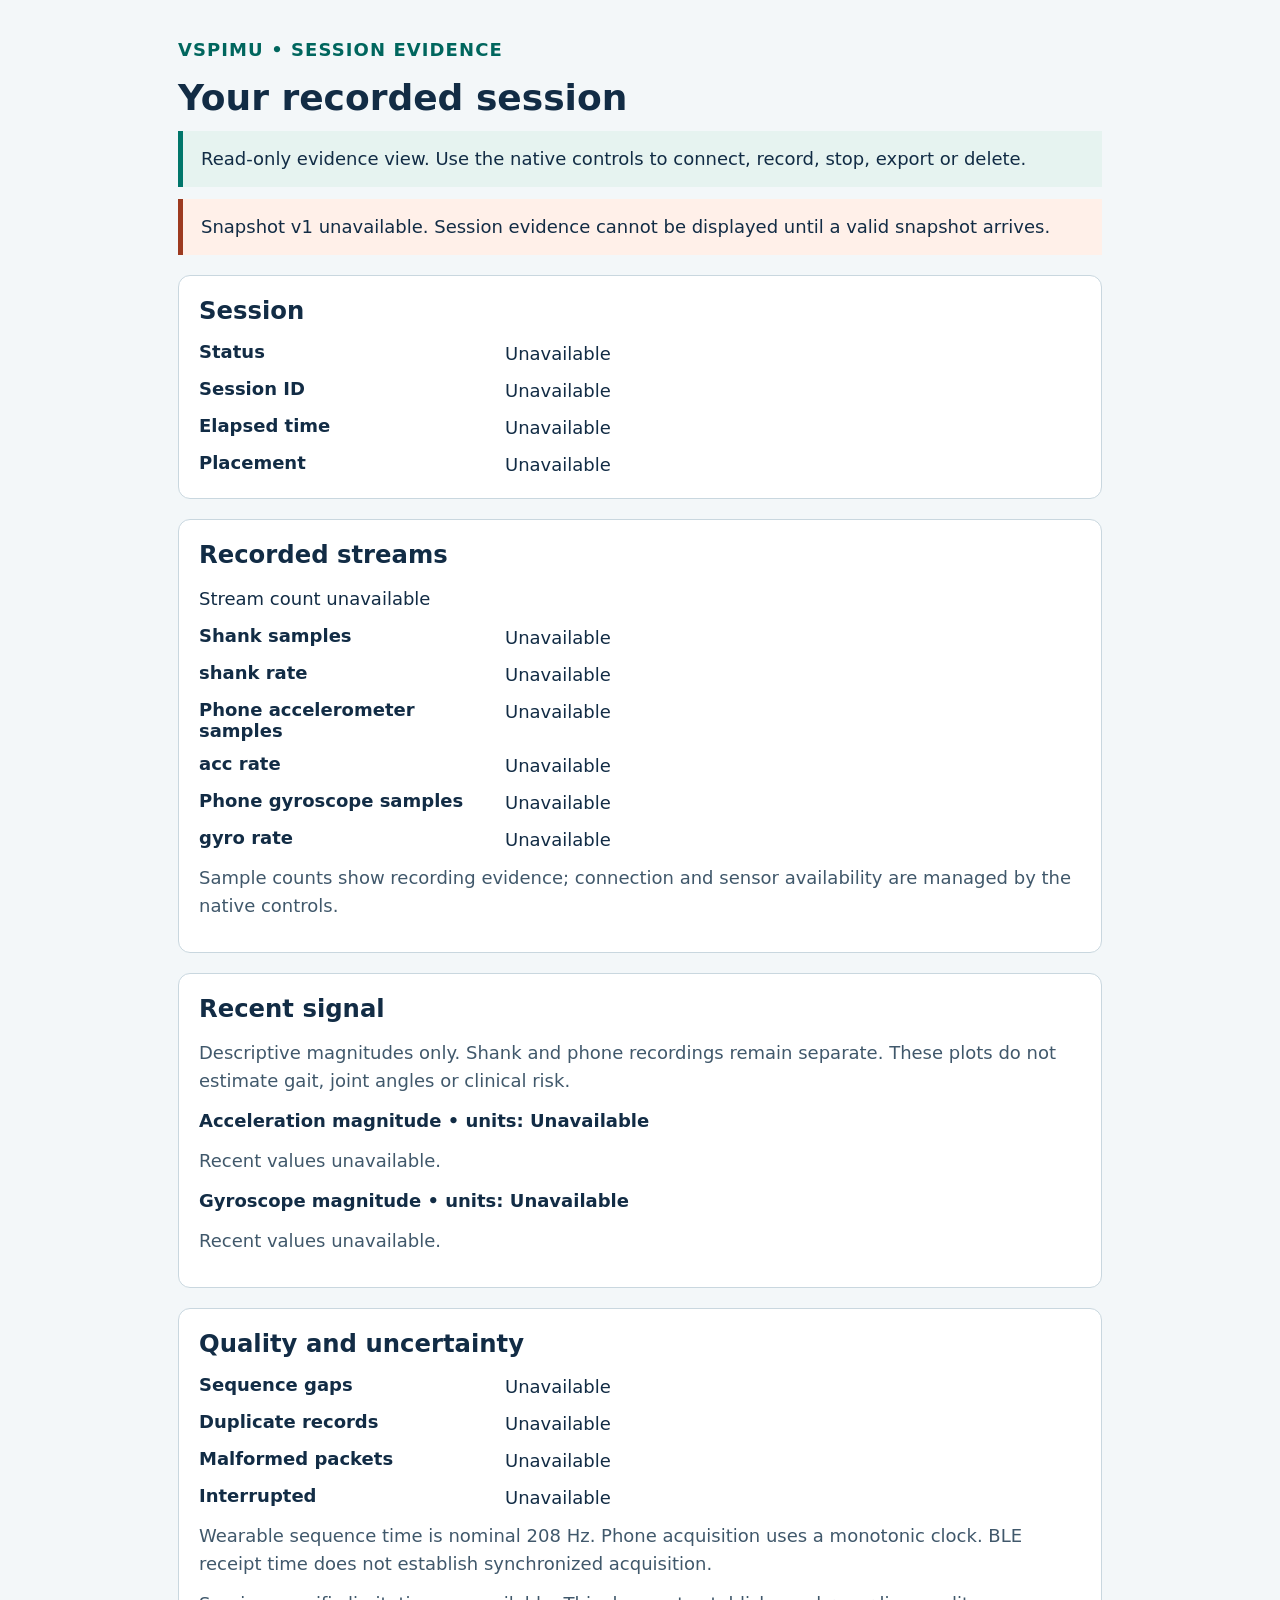
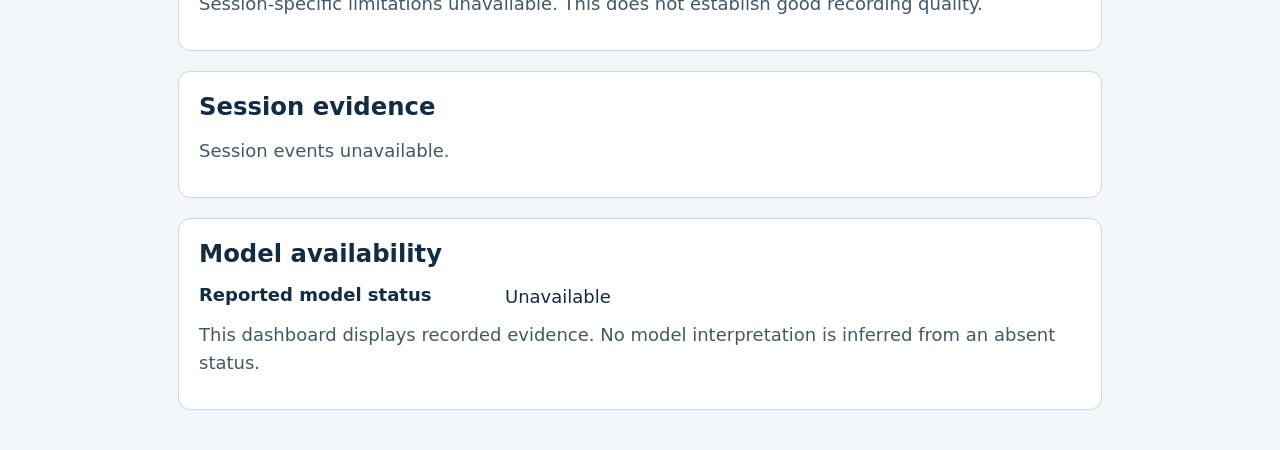
<file: native-android/app/src/main/assets/index.html>
<!doctype html>
<html lang="en">
<head>
  <meta charset="utf-8">
  <meta name="viewport" content="width=device-width, initial-scale=1">
  <meta http-equiv="Content-Security-Policy" content="default-src 'none'; script-src 'self'; style-src 'self'; img-src 'self'; connect-src 'none'; object-src 'none'; base-uri 'none'; form-action 'none'">
  <title>VSPIMU session evidence</title>
  <link rel="stylesheet" href="dashboard.css">
  <script src="dashboard.js" defer></script>
</head>
<body>
  <main id="dashboard" aria-label="VSPIMU session evidence"></main>
  <noscript>This evidence view requires JavaScript. Use the native controls for session actions.</noscript>
</body>
</html>
</file>
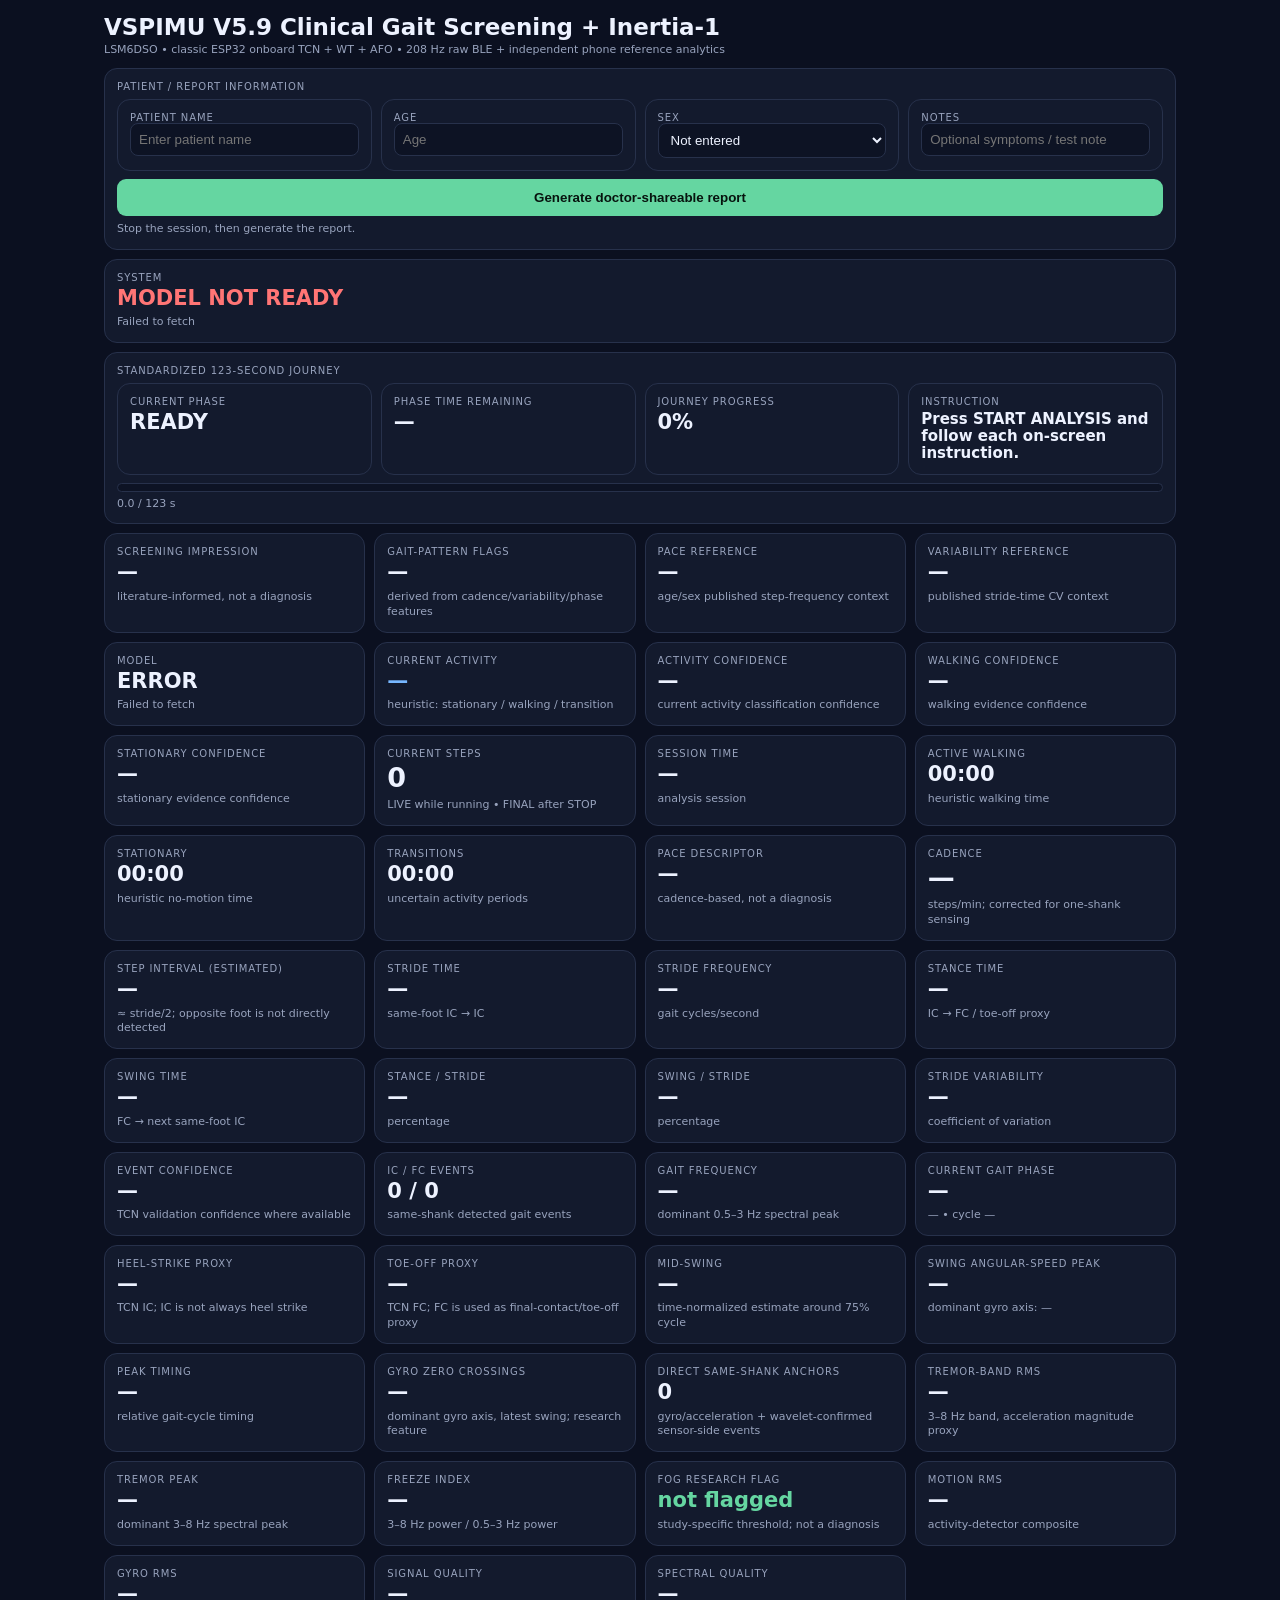
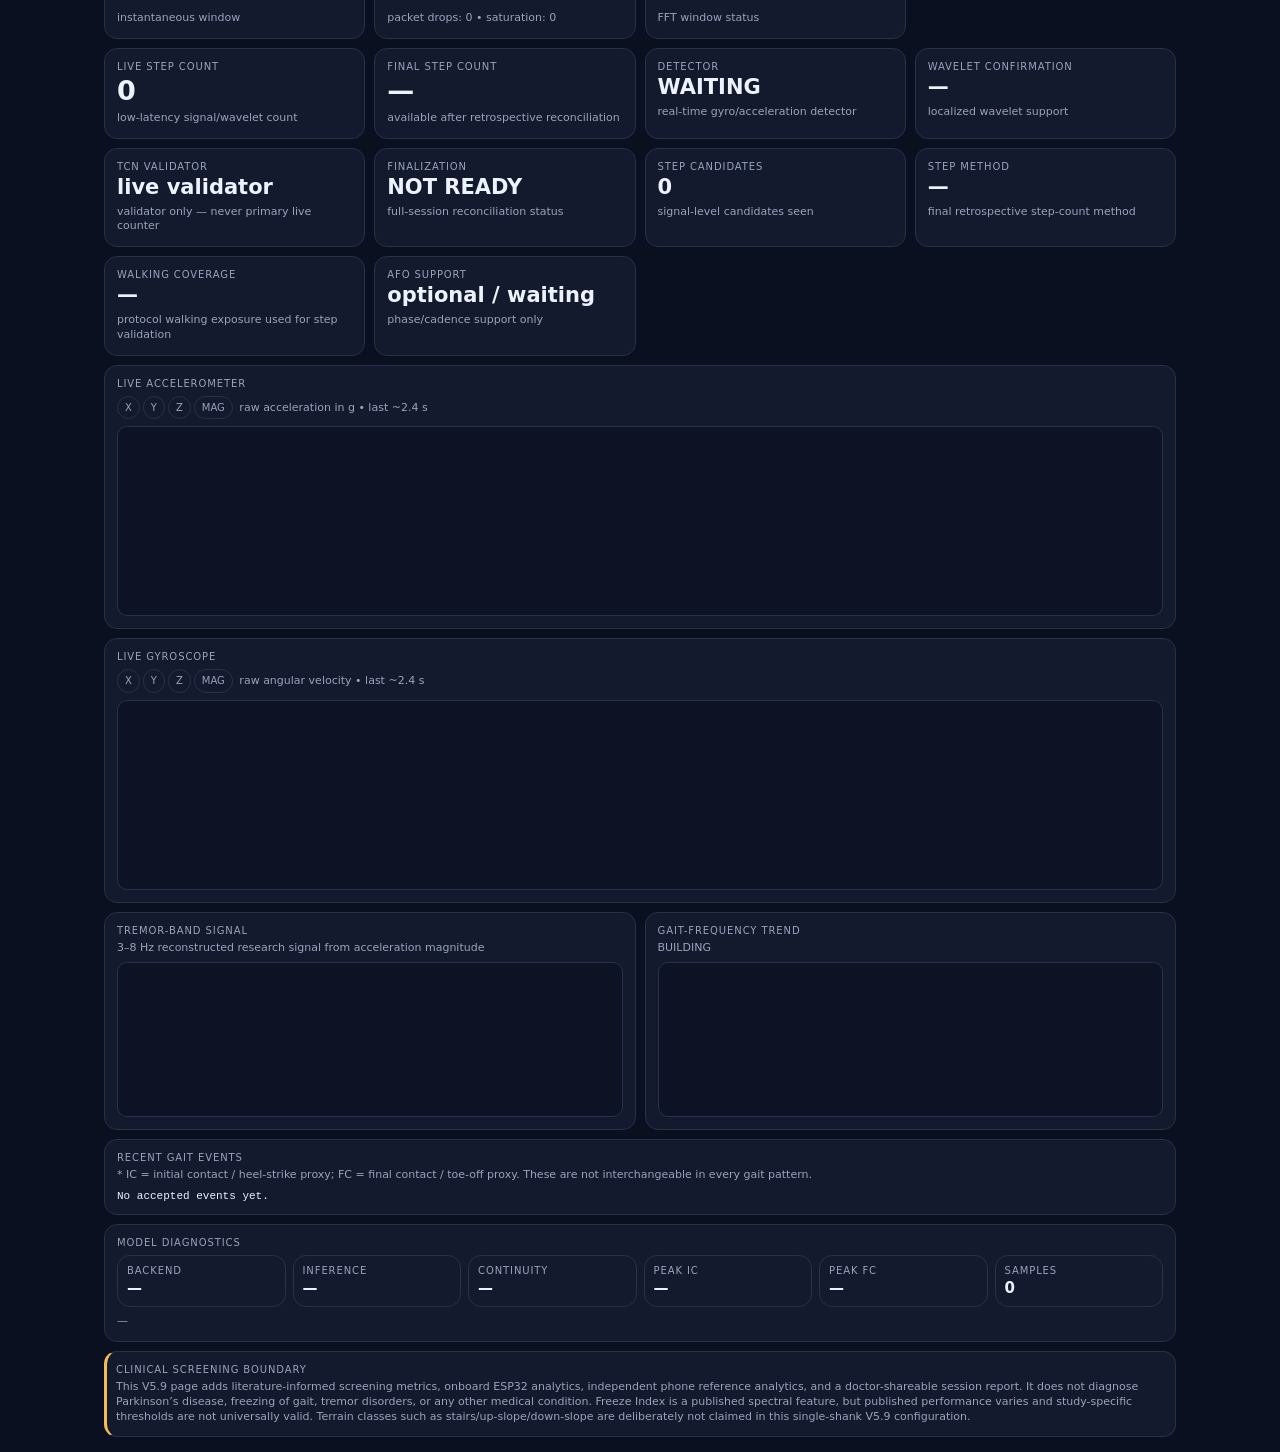
<file: VSPIMU v5.10/vspimu_v5_single.html>
<!doctype html>
<html lang="en">
<head>
<meta charset="utf-8">
<meta name="viewport" content="width=device-width,initial-scale=1,maximum-scale=1,user-scalable=no">
<title>VSPIMU V5.9 Clinical Gait Screening + Inertia-1</title>
<style>
:root{--bg:#0b1020;--card:#131a2d;--text:#edf2ff;--muted:#98a3bd;--line:#27314b;--accent:#65d6a1;--warn:#f4bd58;--bad:#ff7575;--blue:#77b7ff}
*{box-sizing:border-box}body{margin:0;background:var(--bg);color:var(--text);font-family:system-ui,-apple-system,Segoe UI,Roboto,Arial,sans-serif}.wrap{max-width:1100px;margin:0 auto;padding:14px}h1{font-size:23px;margin:0}.sub{color:var(--muted);font-size:11px;margin:3px 0 12px}.grid{display:grid;grid-template-columns:repeat(4,minmax(0,1fr));gap:9px}.card{background:var(--card);border:1px solid var(--line);border-radius:13px;padding:12px;min-width:0}.wide{grid-column:1/-1}.half{grid-column:span 2}.label{color:var(--muted);font-size:10px;text-transform:uppercase;letter-spacing:.09em}.value{font-size:21px;font-weight:750;margin-top:4px;line-height:1.12}.big{font-size:27px}.small{font-size:11px;color:var(--muted);margin-top:5px;line-height:1.35}.ok{color:var(--accent)}.warn{color:var(--warn)}.bad{color:var(--bad)}.blue{color:var(--blue)}.diag{display:grid;grid-template-columns:repeat(6,minmax(0,1fr));gap:7px}.diag .card{padding:9px}.diag .value{font-size:15px}.plot{width:100%;height:190px;display:block;background:#0d1324;border:1px solid var(--line);border-radius:10px;margin-top:7px}.plot.smallplot{height:155px}.events{max-height:235px;overflow:auto;font:11px ui-monospace,SFMono-Regular,Consolas,monospace;white-space:pre-wrap}.note{border-left:3px solid var(--warn);padding-left:9px}.pill{display:inline-block;padding:4px 7px;border:1px solid var(--line);border-radius:999px;margin:2px 3px 0 0;font-size:10px;color:var(--muted)}@media(max-width:800px){.grid{grid-template-columns:repeat(2,minmax(0,1fr))}.half{grid-column:1/-1}.diag{grid-template-columns:repeat(3,minmax(0,1fr))}}@media(max-width:480px){.grid{grid-template-columns:1fr}.wide,.half{grid-column:1}.diag{grid-template-columns:repeat(2,minmax(0,1fr))}.plot{height:175px}}
</style>
</head>
<body>
<div class="wrap">
<h1>VSPIMU V5.9 Clinical Gait Screening + Inertia-1</h1>
<div class="sub">LSM6DSO • classic ESP32 onboard TCN + WT + AFO • 208 Hz raw BLE + independent phone reference analytics</div>

<div class="card wide" style="margin-bottom:9px">
  <div class="label">Patient / report information</div>
  <div class="grid" style="margin-top:7px">
    <div class="card"><div class="label">Patient name</div><input id="patientName" type="text" placeholder="Enter patient name" oninput="VSPIMU.updatePatient()" style="width:100%;padding:8px;border-radius:8px;border:1px solid var(--line);background:#0d1324;color:var(--text)"></div>
    <div class="card"><div class="label">Age</div><input id="patientAge" type="number" min="1" max="120" placeholder="Age" oninput="VSPIMU.updatePatient()" style="width:100%;padding:8px;border-radius:8px;border:1px solid var(--line);background:#0d1324;color:var(--text)"></div>
    <div class="card"><div class="label">Sex</div><select id="patientSex" onchange="VSPIMU.updatePatient()" style="width:100%;padding:8px;border-radius:8px;border:1px solid var(--line);background:#0d1324;color:var(--text)"><option value="">Not entered</option><option value="female">Female</option><option value="male">Male</option><option value="other">Other / not specified</option></select></div>
    <div class="card"><div class="label">Notes</div><input id="patientNotes" type="text" placeholder="Optional symptoms / test note" oninput="VSPIMU.updatePatient()" style="width:100%;padding:8px;border-radius:8px;border:1px solid var(--line);background:#0d1324;color:var(--text)"></div>
  </div>
  <button id="generateReport" disabled onclick="VSPIMU.prepareReport()" style="margin-top:8px;width:100%;padding:11px;border:0;border-radius:9px;font-weight:800;background:#65d6a1;color:#07130e">Generate doctor-shareable report</button>
  <div id="reportStatus" class="small" style="margin-top:6px">Stop the session, then generate the report.</div>
</div>

<div class="card wide" style="margin-bottom:9px">
  <div class="label">System</div>
  <div id="status" class="value">WAITING</div>
  <div id="detail" class="small">Loading model…</div>
</div>

<div class="card wide" style="margin-bottom:9px">
  <div class="label">Standardized 123-second journey</div>
  <div class="grid" style="margin-top:7px">
    <div class="card"><div class="label">Current phase</div><div id="journeyPhase" class="value">READY</div></div>
    <div class="card"><div class="label">Phase time remaining</div><div id="journeyTimer" class="value">—</div></div>
    <div class="card"><div class="label">Journey progress</div><div id="journeyProgress" class="value">0%</div></div>
    <div class="card"><div class="label">Instruction</div><div id="journeyInstruction" class="value" style="font-size:15px">Press START ANALYSIS and follow each on-screen instruction.</div></div>
  </div>
  <div style="height:9px;background:#0d1324;border:1px solid var(--line);border-radius:999px;overflow:hidden;margin-top:8px"><div id="journeyBar" style="height:100%;width:0%;background:#65d6a1;transition:width .25s linear"></div></div>
  <div id="journeyProtocol" class="small" style="margin-top:5px">0.0 / 123 s</div>
</div>

<div class="grid">
  <div class="card"><div class="label">Screening impression</div><div id="screeningOverall" class="value">—</div><div class="small">literature-informed, not a diagnosis</div></div>
  <div class="card"><div class="label">Gait-pattern flags</div><div id="gaitPatternScreen" class="value">—</div><div class="small">derived from cadence/variability/phase features</div></div>
  <div class="card"><div class="label">Pace reference</div><div id="paceReference" class="value">—</div><div class="small">age/sex published step-frequency context</div></div>
  <div class="card"><div class="label">Variability reference</div><div id="variabilityReference" class="value">—</div><div class="small">published stride-time CV context</div></div>

  <div class="card"><div class="label">Model</div><div id="modelState" class="value">LOADING</div><div id="modelDetail" class="small">model.json</div></div>
  <div class="card"><div class="label">Current activity</div><div id="activityMode" class="value blue">—</div><div class="small">heuristic: stationary / walking / transition</div></div>
  <div class="card"><div class="label">Activity confidence</div><div id="activityConfidence" class="value">—</div><div class="small">current activity classification confidence</div></div>
  <div class="card"><div class="label">Walking confidence</div><div id="walkingConfidence" class="value">—</div><div class="small">walking evidence confidence</div></div>
  <div class="card"><div class="label">Stationary confidence</div><div id="stationaryConfidence" class="value">—</div><div class="small">stationary evidence confidence</div></div>
  <div class="card"><div class="label">Current steps</div><div id="steps" class="value big">0</div><div class="small">LIVE while running • FINAL after STOP</div></div>
  <div class="card"><div class="label">Session time</div><div id="sessionTime" class="value">—</div><div class="small">analysis session</div></div>

  <div class="card"><div class="label">Active walking</div><div id="activeTime" class="value">00:00</div><div class="small">heuristic walking time</div></div>
  <div class="card"><div class="label">Stationary</div><div id="stationaryTime" class="value">00:00</div><div class="small">heuristic no-motion time</div></div>
  <div class="card"><div class="label">Transitions</div><div id="transitionTime" class="value">00:00</div><div class="small">uncertain activity periods</div></div>
  <div class="card"><div class="label">Pace descriptor</div><div id="paceDescriptor" class="value">—</div><div class="small">cadence-based, not a diagnosis</div></div>

  <div class="card"><div class="label">Cadence</div><div id="cadence" class="value big">—</div><div class="small">steps/min; corrected for one-shank sensing</div></div>
  <div class="card"><div class="label">Step interval (estimated)</div><div id="stepTime" class="value">—</div><div class="small">≈ stride/2; opposite foot is not directly detected</div></div>
  <div class="card"><div class="label">Stride time</div><div id="stride" class="value">—</div><div class="small">same-foot IC → IC</div></div>
  <div class="card"><div class="label">Stride frequency</div><div id="strideFrequency" class="value">—</div><div class="small">gait cycles/second</div></div>

  <div class="card"><div class="label">Stance time</div><div id="stance" class="value">—</div><div class="small">IC → FC / toe-off proxy</div></div>
  <div class="card"><div class="label">Swing time</div><div id="swing" class="value">—</div><div class="small">FC → next same-foot IC</div></div>
  <div class="card"><div class="label">Stance / stride</div><div id="stancePct" class="value">—</div><div class="small">percentage</div></div>
  <div class="card"><div class="label">Swing / stride</div><div id="swingPct" class="value">—</div><div class="small">percentage</div></div>

  <div class="card"><div class="label">Stride variability</div><div id="variability" class="value">—</div><div class="small">coefficient of variation</div></div>
  <div class="card"><div class="label">Event confidence</div><div id="confidence" class="value">—</div><div class="small">TCN validation confidence where available</div></div>
  <div class="card"><div class="label">IC / FC events</div><div class="value"><span id="icCount">0</span> / <span id="fcCount">0</span></div><div class="small">same-shank detected gait events</div></div>
  <div class="card"><div class="label">Gait frequency</div><div id="gaitFrequency" class="value">—</div><div class="small">dominant 0.5–3 Hz spectral peak</div></div>

  <div class="card"><div class="label">Current gait phase</div><div id="phase" class="value">—</div><div class="small"><span id="gaitState">—</span> • cycle <span id="phasePct">—</span></div></div>
  <div class="card"><div class="label">Heel-strike proxy</div><div id="heelStrike" class="value">—</div><div class="small">TCN IC; IC is not always heel strike</div></div>
  <div class="card"><div class="label">Toe-off proxy</div><div id="toeOff" class="value">—</div><div class="small">TCN FC; FC is used as final-contact/toe-off proxy</div></div>
  <div class="card"><div class="label">Mid-swing</div><div id="midSwing" class="value">—</div><div class="small">time-normalized estimate around 75% cycle</div></div>

  <div class="card"><div class="label">Swing angular-speed peak</div><div id="swingPeak" class="value">—</div><div class="small">dominant gyro axis: <span id="gyroAxis">—</span></div></div>
  <div class="card"><div class="label">Peak timing</div><div id="swingPeakPct" class="value">—</div><div class="small">relative gait-cycle timing</div></div>
  <div class="card"><div class="label">Gyro zero crossings</div><div id="zeroCross" class="value">—</div><div class="small">dominant gyro axis, latest swing; research feature</div></div>
  <div class="card"><div class="label">Direct same-shank anchors</div><div id="sameShankSteps" class="value">0</div><div class="small">gyro/acceleration + wavelet-confirmed sensor-side events</div></div>

  <div class="card"><div class="label">Tremor-band RMS</div><div id="tremorRms" class="value">—</div><div class="small">3–8 Hz band, acceleration magnitude proxy</div></div>
  <div class="card"><div class="label">Tremor peak</div><div id="tremorPeak" class="value">—</div><div class="small">dominant 3–8 Hz spectral peak</div></div>
  <div class="card"><div class="label">Freeze Index</div><div id="freezeIndex" class="value">—</div><div class="small">3–8 Hz power / 0.5–3 Hz power</div></div>
  <div class="card"><div class="label">FOG research flag</div><div id="freezeFlag" class="value ok">not flagged</div><div class="small">study-specific threshold; not a diagnosis</div></div>

  <div class="card"><div class="label">Motion RMS</div><div id="motionRms" class="value">—</div><div class="small">activity-detector composite</div></div>
  <div class="card"><div class="label">Gyro RMS</div><div id="gyroRms" class="value">—</div><div class="small">instantaneous window</div></div>
  <div class="card"><div class="label">Signal quality</div><div id="signalQuality" class="value">—</div><div class="small">packet drops: <span id="signalDrops">0</span> • saturation: <span id="saturation">0</span></div></div>
  <div class="card"><div class="label">Spectral quality</div><div id="spectralQuality" class="value">—</div><div class="small">FFT window status</div></div>
</div>

<div class="grid" style="margin-top:9px">
  <div class="card"><div class="label">LIVE step count</div><div id="liveSteps" class="value big">0</div><div class="small">low-latency signal/wavelet count</div></div>
  <div class="card"><div class="label">FINAL step count</div><div id="finalSteps" class="value big">—</div><div class="small">available after retrospective reconciliation</div></div>
  <div class="card"><div class="label">Detector</div><div id="stepDetectorStatus" class="value">WAITING</div><div class="small">real-time gyro/acceleration detector</div></div>
  <div class="card"><div class="label">Wavelet confirmation</div><div id="waveletStatus" class="value">—</div><div class="small">localized wavelet support</div></div>
  <div class="card"><div class="label">TCN validator</div><div id="tcnValidationStatus" class="value">live validator</div><div class="small">validator only — never primary live counter</div></div>
  <div class="card"><div class="label">Finalization</div><div id="finalizationStatus" class="value">NOT READY</div><div class="small">full-session reconciliation status</div></div>
  <div class="card"><div class="label">Step candidates</div><div id="stepCandidates" class="value">0</div><div class="small">signal-level candidates seen</div></div>
  <div class="card"><div class="label">Step method</div><div id="stepMethod" class="value">—</div><div class="small">final retrospective step-count method</div></div>
  <div class="card"><div class="label">Walking coverage</div><div id="stepCoverage" class="value">—</div><div class="small">protocol walking exposure used for step validation</div></div>
  <div class="card"><div class="label">AFO support</div><div id="afoStatus" class="value">optional / waiting</div><div class="small">phase/cadence support only</div></div>
</div>

<div class="card wide" style="margin-top:9px">
  <div class="label">Live accelerometer</div>
  <div class="small"><span class="pill">X</span><span class="pill">Y</span><span class="pill">Z</span><span class="pill">MAG</span> raw acceleration in g • last ~2.4 s</div>
  <canvas id="accCanvas" class="plot"></canvas>
</div>

<div class="card wide" style="margin-top:9px">
  <div class="label">Live gyroscope</div>
  <div class="small"><span class="pill">X</span><span class="pill">Y</span><span class="pill">Z</span><span class="pill">MAG</span> raw angular velocity • last ~2.4 s</div>
  <canvas id="gyroCanvas" class="plot"></canvas>
</div>

<div class="grid" style="margin-top:9px">
  <div class="card half"><div class="label">Tremor-band signal</div><div class="small">3–8 Hz reconstructed research signal from acceleration magnitude</div><canvas id="tremorCanvas" class="plot smallplot"></canvas></div>
  <div class="card half"><div class="label">Gait-frequency trend</div><div id="gaitTrendStatus" class="small">BUILDING</div><canvas id="freqCanvas" class="plot smallplot"></canvas></div>
</div>

<div class="card wide" style="margin-top:9px">
  <div class="label">Recent gait events</div>
  <div class="small">* IC = initial contact / heel-strike proxy; FC = final contact / toe-off proxy. These are not interchangeable in every gait pattern.</div>
  <div id="events" class="events" style="margin-top:7px">No accepted events yet.</div>
</div>

<div class="card wide" style="margin-top:9px">
  <div class="label">Model diagnostics</div>
  <div class="diag" style="margin-top:7px">
    <div class="card"><div class="label">Backend</div><div id="backend" class="value">—</div></div>
    <div class="card"><div class="label">Inference</div><div id="inferenceMs" class="value">—</div></div>
    <div class="card"><div class="label">Continuity</div><div id="continuity" class="value">—</div></div>
    <div class="card"><div class="label">Peak IC</div><div id="peakIC" class="value">—</div></div>
    <div class="card"><div class="label">Peak FC</div><div id="peakFC" class="value">—</div></div>
    <div class="card"><div class="label">Samples</div><div id="samples" class="value">0</div></div>
  </div>
  <div id="modelOutput" class="small" style="margin-top:7px">—</div>
</div>

<div class="card wide note" style="margin-top:9px">
  <div class="label">Clinical screening boundary</div>
  <div class="small">This V5.9 page adds literature-informed screening metrics, onboard ESP32 analytics, independent phone reference analytics, and a doctor-shareable session report. It does not diagnose Parkinson’s disease, freezing of gait, tremor disorders, or any other medical condition. Freeze Index is a published spectral feature, but published performance varies and study-specific thresholds are not universally valid. Terrain classes such as stairs/up-slope/down-slope are deliberately not claimed in this single-shank V5.9 configuration.</div>
</div>
</div>

<script src="tf.min.js"></script>
<script src="v5_gait.js"></script>
<script src="v5_report_viewer_V5_9_FINAL.js"></script>
</body>
</html>
</file>
<file: native-android/app/src/main/assets/dashboard.css>
:root { color-scheme: light; font-family: system-ui, sans-serif; color: #122c45; background: #f3f7f9; font-size: 18px; }
* { box-sizing: border-box; }
body { margin: 0; }
main { max-width: 960px; margin: auto; padding: 24px 18px 40px; }
h1 { font-size: 2rem; margin: 0 0 12px; line-height: 1.2; }
h2 { font-size: 1.35rem; margin: 0 0 16px; }
p { line-height: 1.55; margin: 12px 0; }
.eyebrow { color: #00665e; font-weight: 700; letter-spacing: .06em; }
.notice { border-left: 5px solid #00766b; background: #e6f3f0; padding: 14px 18px; }
.error { border-color: #9d3a20; background: #fff0e9; }
section { background: white; border: 1px solid #c9d7df; border-radius: 12px; padding: 20px; margin-top: 20px; }
dl { margin: 0; display: grid; grid-template-columns: minmax(130px, 1fr) minmax(0, 2fr); gap: 12px 18px; }
dt { font-weight: 650; }
dd { margin: 0; overflow-wrap: anywhere; line-height: 1.4; }
ul { margin: 0; padding-left: 24px; }
li { margin: 10px 0; line-height: 1.5; overflow-wrap: anywhere; }
.plot { display: block; width: 100%; height: 150px; border: 1px solid #c9d7df; border-radius: 8px; background: #f8fbfc; }
.plot-line { fill: none; stroke: #00766b; stroke-width: 2; }
.plot-label { font-weight: 650; margin-bottom: 8px; }
.muted { color: #40586b; }
@media (max-width: 440px) { dl { grid-template-columns: 1fr; gap: 6px; } dd { margin-bottom: 12px; } main { padding: 20px 12px 32px; } section { padding: 16px; } }
@media (prefers-reduced-motion: reduce) { * { scroll-behavior: auto; } }
</file>
